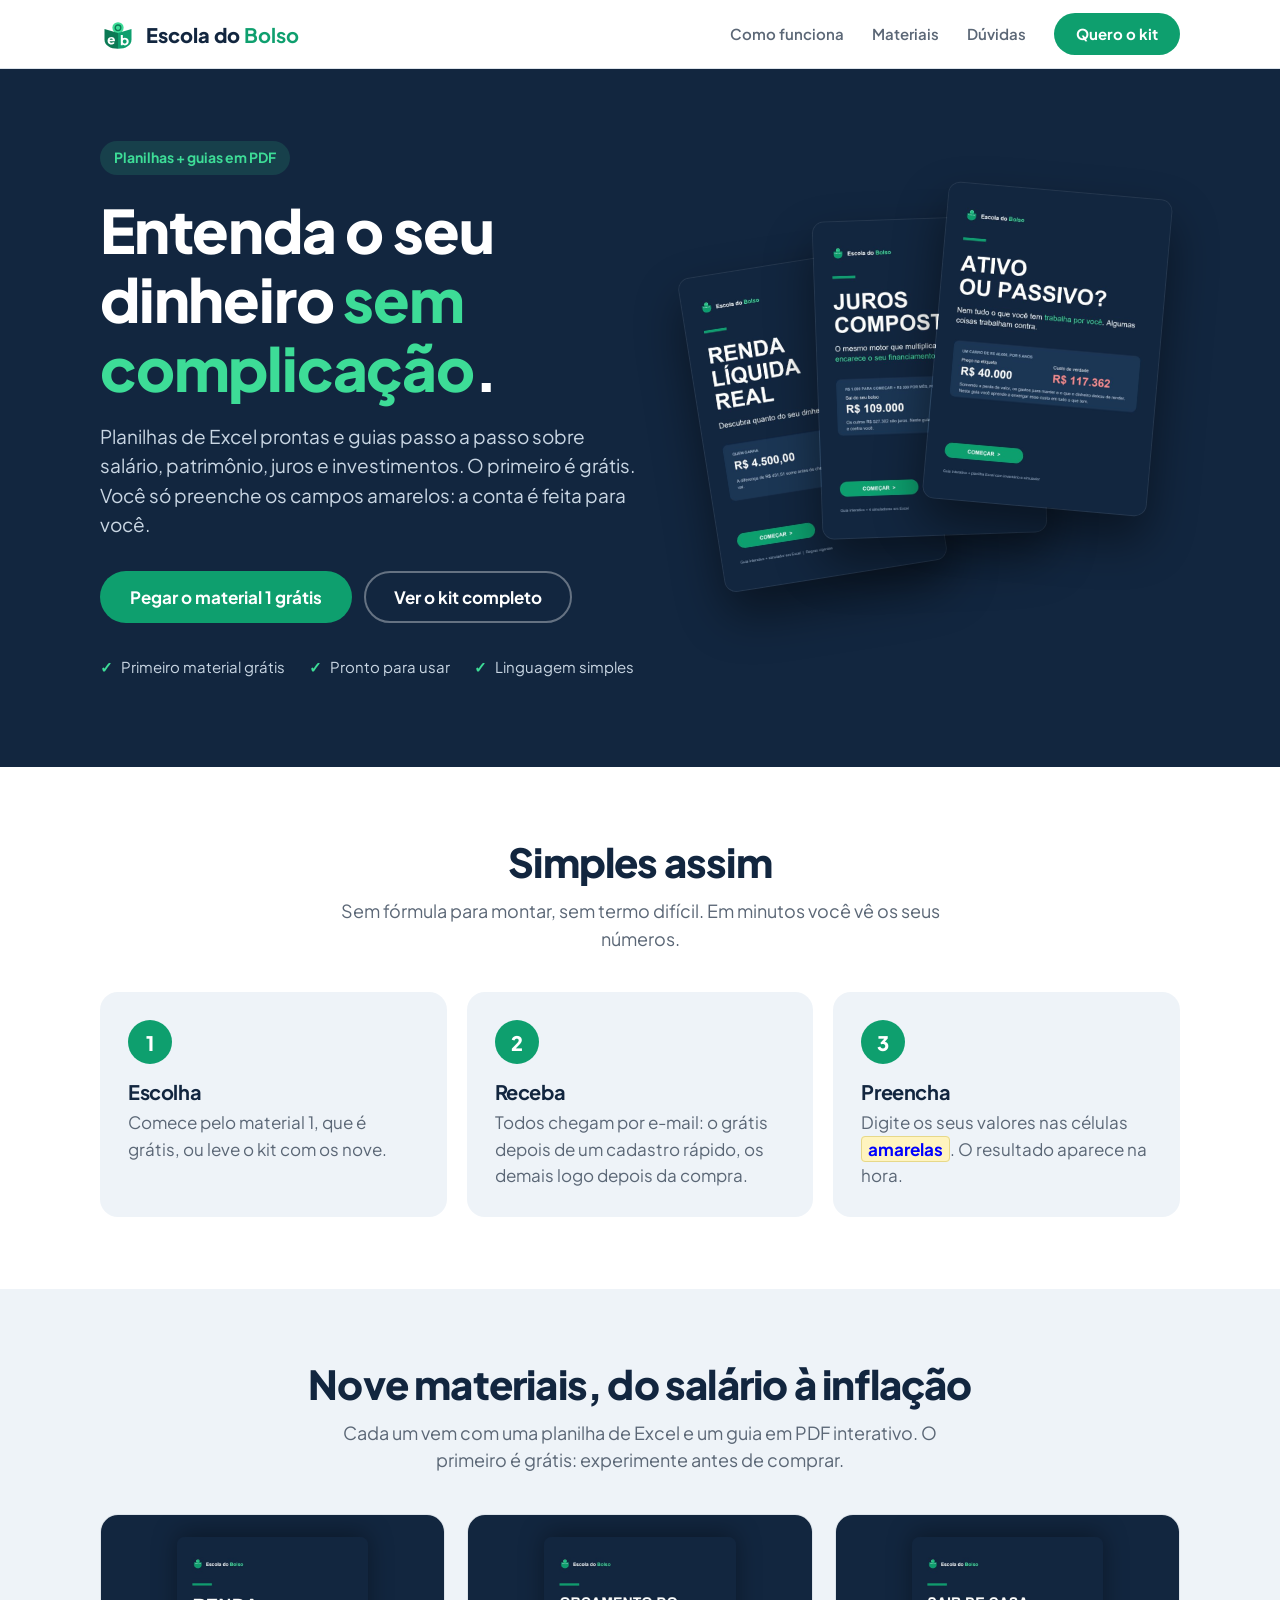
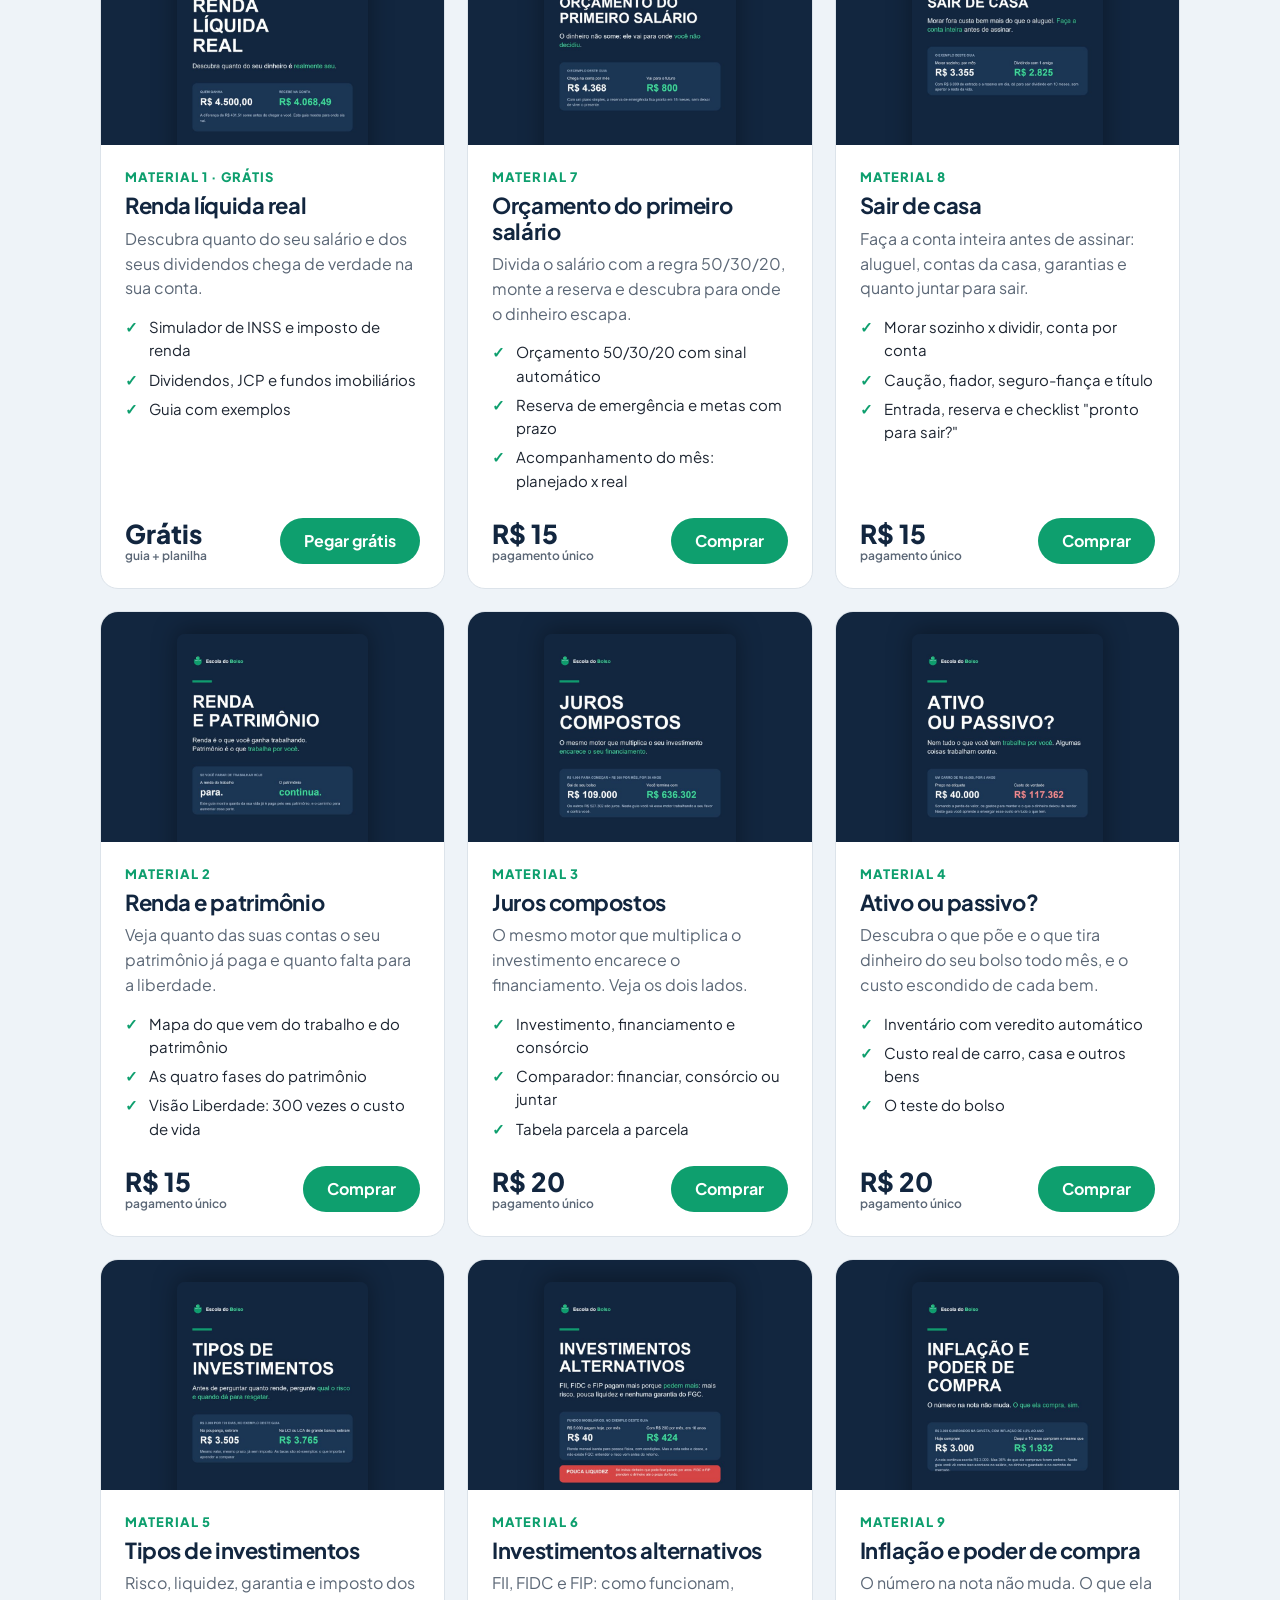
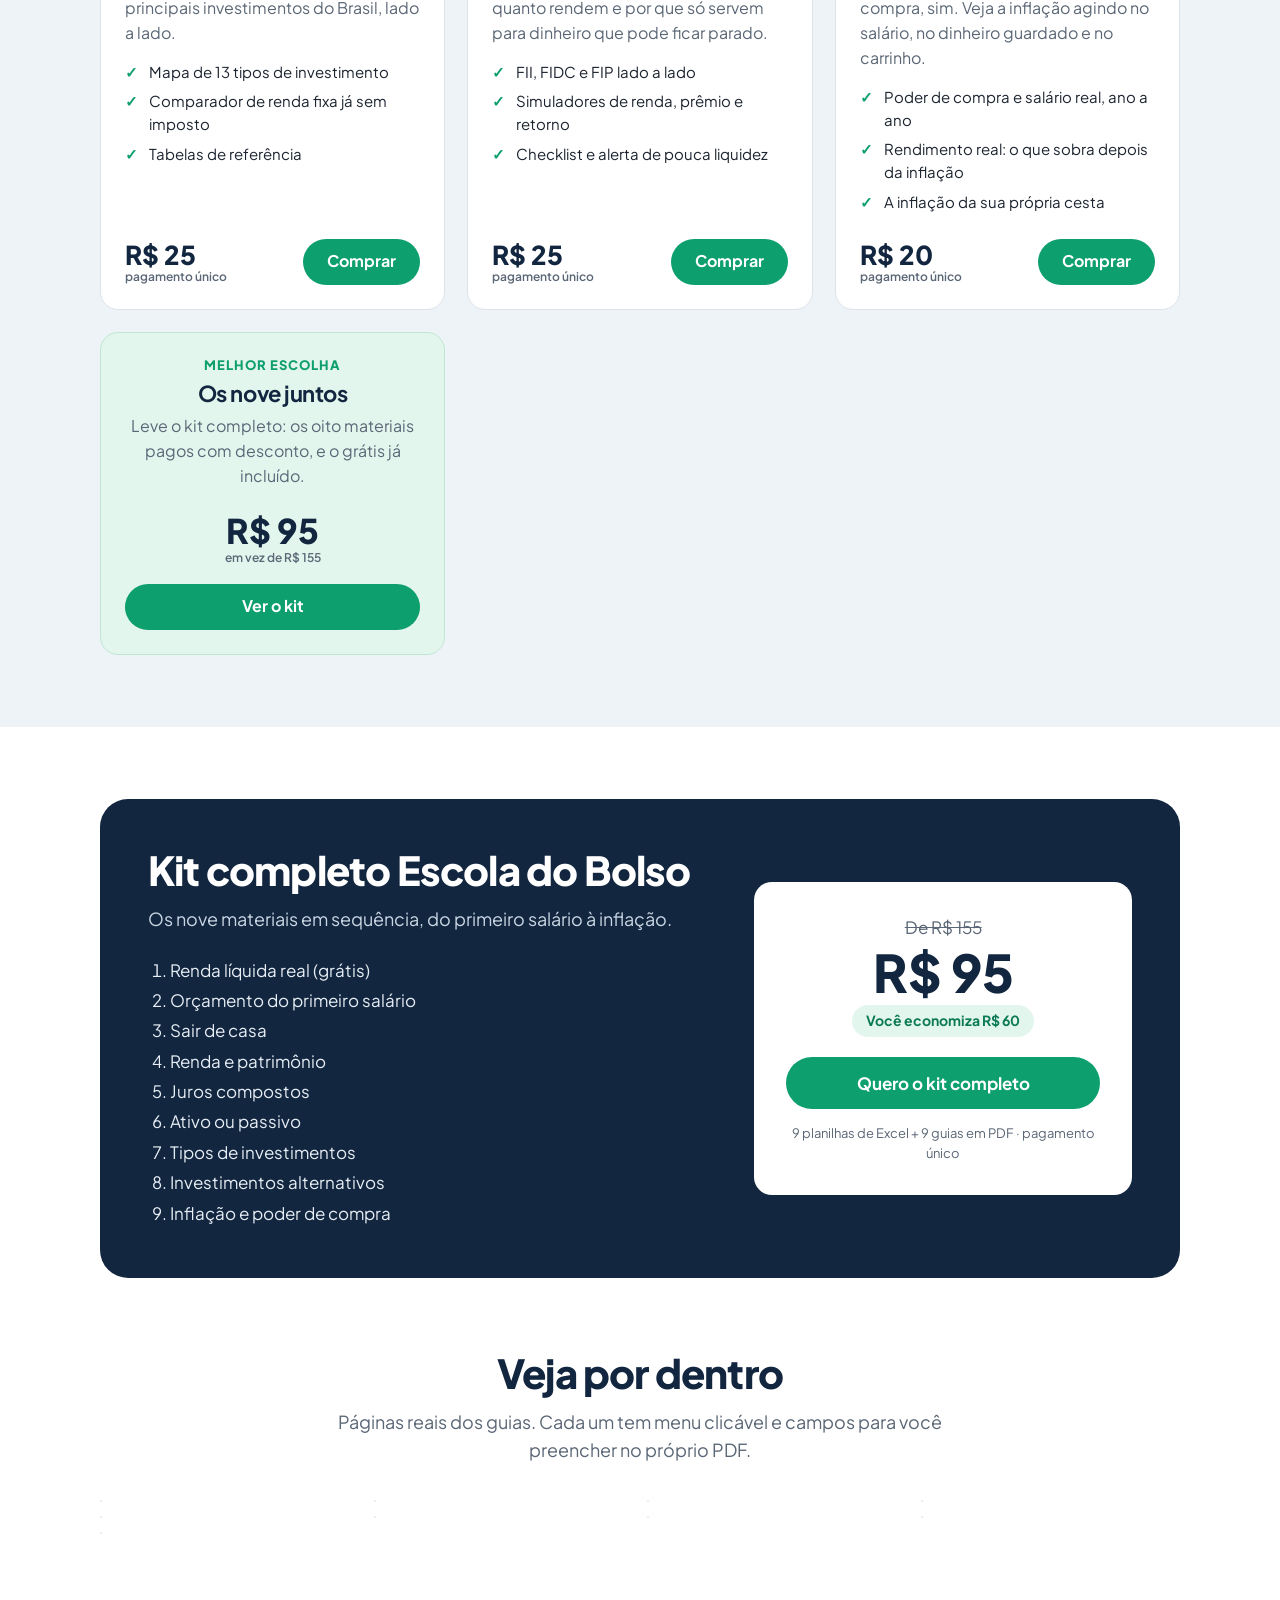
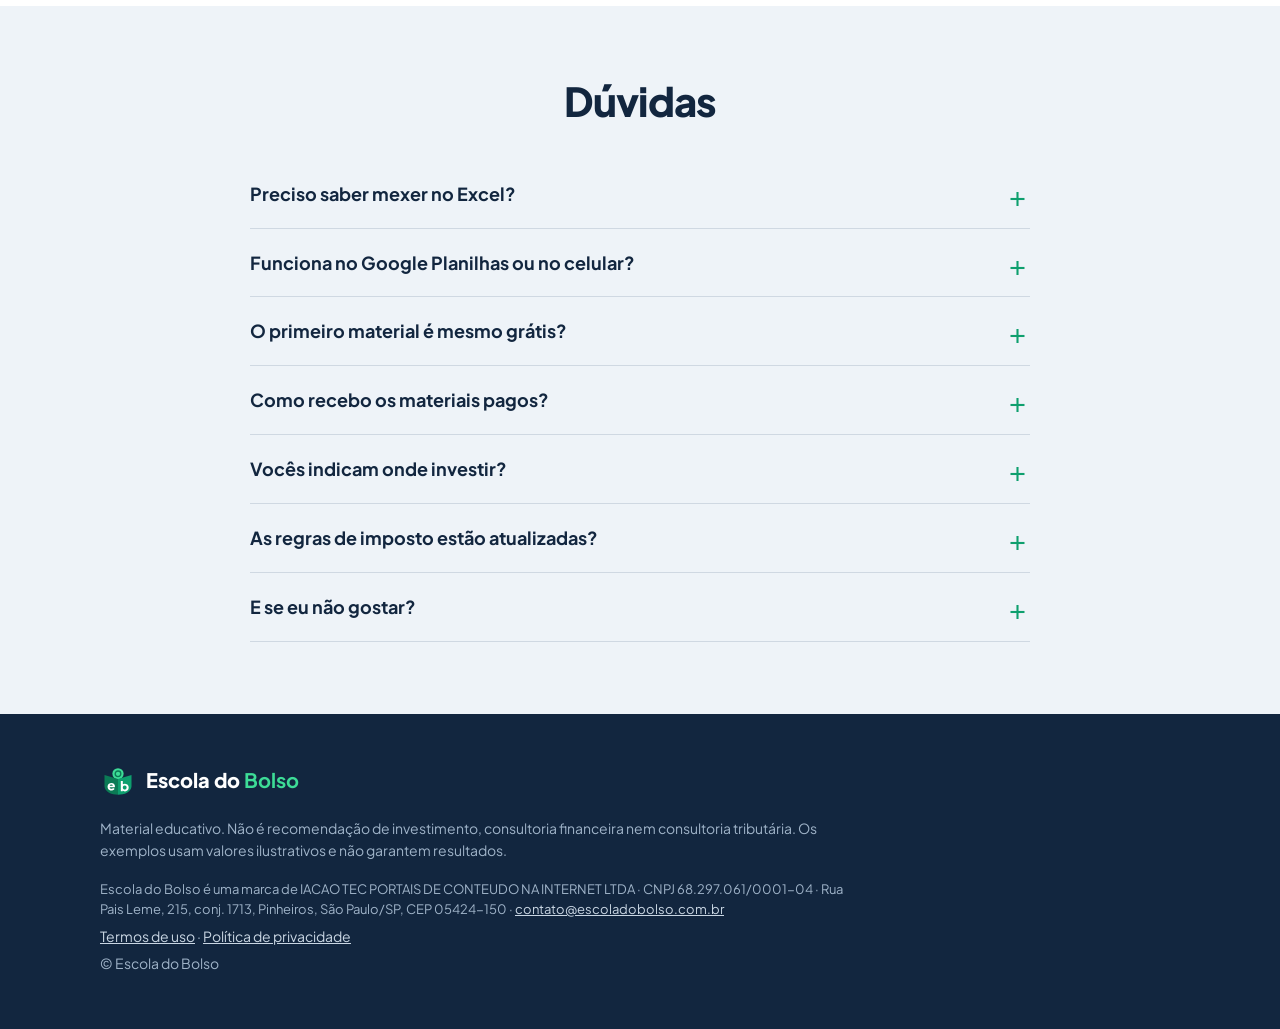
<file: index.html>
<!doctype html>
<html lang="pt-BR">
<head>
<meta charset="utf-8">
<meta name="viewport" content="width=device-width, initial-scale=1">
<meta http-equiv="Content-Security-Policy" content="default-src 'none'; script-src 'self'; style-src 'self'; font-src 'self'; img-src 'self' data:; base-uri 'self'; form-action 'self'; upgrade-insecure-requests">
<meta name="referrer" content="strict-origin-when-cross-origin">
<title>Escola do Bolso · Planilhas e guias para entender o seu dinheiro</title>
<meta name="description" content="Planilhas de Excel prontas e guias em PDF para entender salário, patrimônio, juros e investimentos. É só preencher os campos amarelos.">
<link rel="icon" href="assets/favicon.svg" type="image/svg+xml">
<link rel="canonical" href="https://escoladobolso.com.br/">
<meta property="og:type" content="website">
<meta property="og:site_name" content="Escola do Bolso">
<meta property="og:locale" content="pt_BR">
<meta property="og:url" content="https://escoladobolso.com.br/">
<meta property="og:title" content="Escola do Bolso · Educação financeira sem economês">
<meta property="og:description" content="Planilhas de Excel e guias em PDF para entender salário, orçamento, juros e investimentos. O primeiro material é grátis.">
<meta property="og:image" content="https://escoladobolso.com.br/assets/img/og.png">
<meta property="og:image:secure_url" content="https://escoladobolso.com.br/assets/img/og.png">
<meta property="og:image:type" content="image/png">
<meta property="og:image:width" content="1200">
<meta property="og:image:height" content="630">
<meta property="og:image:alt" content="Escola do Bolso: educação financeira sem economês, do primeiro salário ao primeiro investimento">
<meta name="twitter:card" content="summary_large_image">
<meta name="twitter:title" content="Escola do Bolso · Educação financeira sem economês">
<meta name="twitter:description" content="Planilhas de Excel e guias em PDF para entender salário, orçamento, juros e investimentos. O primeiro material é grátis.">
<meta name="twitter:image" content="https://escoladobolso.com.br/assets/img/og.png">
<link rel="preload" href="assets/fontes/PlusJakartaSans-latin.woff2" as="font" type="font/woff2" crossorigin>
<link rel="stylesheet" href="assets/site.css">
</head>
<body>

<header>
  <div class="wrap bar">
    <a class="logo" href="#topo" aria-label="Escola do Bolso, início"><img src="assets/icone.svg" alt=""><span>Escola do <b>Bolso</b></span></a>
    <nav aria-label="Principal">
      <a class="link" href="#como-funciona">Como funciona</a>
      <a class="link" href="#materiais">Materiais</a>
      <a class="link" href="#duvidas">Dúvidas</a>
      <a class="btn btn-green" href="#kit">Quero o kit</a>
    </nav>
  </div>
</header>

<main id="topo">
  <section class="hero">
    <div class="wrap hero-grid">
      <div>
        <span class="tag">Planilhas + guias em PDF</span>
        <h1>Entenda o seu dinheiro <em>sem complicação</em>.</h1>
        <p>Planilhas de Excel prontas e guias passo a passo sobre salário, patrimônio, juros e investimentos. O primeiro é grátis. Você só preenche os campos amarelos: a conta é feita para você.</p>
        <div class="acoes">
          <a class="btn btn-green comprar" href="https://pay.hotmart.com/LINK-DO-MATERIAL-1" data-produto="Renda Líquida Real">Pegar o material 1 grátis</a>
          <a class="btn btn-ghost" href="#kit">Ver o kit completo</a>
        </div>
        <ul class="garantias">
          <li>Primeiro material grátis</li>
          <li>Pronto para usar</li>
          <li>Linguagem simples</li>
        </ul>
      </div>
      <div class="leque" aria-hidden="true">
        <img src="assets/img/capa-1.jpg" alt="">
        <img src="assets/img/capa-3.jpg" alt="">
        <img src="assets/img/capa-4.jpg" alt="">
      </div>
    </div>
  </section>

  <section id="como-funciona">
    <div class="wrap center">
      <h2>Simples assim</h2>
      <p class="sub">Sem fórmula para montar, sem termo difícil. Em minutos você vê os seus números.</p>
      <div class="passos">
        <div class="passo"><div class="num">1</div><h3>Escolha</h3><p>Comece pelo material 1, que é grátis, ou leve o kit com os nove.</p></div>
        <div class="passo"><div class="num">2</div><h3>Receba</h3><p>Todos chegam por e-mail: o grátis depois de um cadastro rápido, os demais logo depois da compra.</p></div>
        <div class="passo"><div class="num">3</div><h3>Preencha</h3><p>Digite os seus valores nas células <span class="amarelo">amarelas</span>. O resultado aparece na hora.</p></div>
      </div>
    </div>
  </section>

  <section id="materiais" class="cinza">
    <div class="wrap">
      <div class="center">
        <h2>Nove materiais, do salário à inflação</h2>
        <p class="sub">Cada um vem com uma planilha de Excel e um guia em PDF interativo. O primeiro é grátis: experimente antes de comprar.</p>
      </div>
      <div class="grade">
        <article class="card">
          <div class="capa"><img src="assets/img/capa-1.jpg" alt="Capa do guia Renda Líquida Real" loading="lazy"></div>
          <div class="corpo">
            <span class="aula">Material 1 · grátis</span>
            <h3>Renda líquida real</h3>
            <p>Descubra quanto do seu salário e dos seus dividendos chega de verdade na sua conta.</p>
            <ul><li>Simulador de INSS e imposto de renda</li><li>Dividendos, JCP e fundos imobiliários</li><li>Guia com exemplos</li></ul>
            <div class="preco-linha"><span class="preco">Grátis<small>guia + planilha</small></span><a class="btn btn-green comprar" href="https://pay.hotmart.com/LINK-DO-MATERIAL-1" data-produto="Renda Líquida Real">Pegar grátis</a></div>
          </div>
        </article>
        <article class="card">
          <div class="capa"><img src="assets/img/capa-7.jpg" alt="Capa do guia Orçamento do Primeiro Salário" loading="lazy"></div>
          <div class="corpo">
            <span class="aula">Material 7</span>
            <h3>Orçamento do primeiro salário</h3>
            <p>Divida o salário com a regra 50/30/20, monte a reserva e descubra para onde o dinheiro escapa.</p>
            <ul><li>Orçamento 50/30/20 com sinal automático</li><li>Reserva de emergência e metas com prazo</li><li>Acompanhamento do mês: planejado x real</li></ul>
            <div class="preco-linha"><span class="preco">R$ 15<small>pagamento único</small></span><a class="btn btn-green comprar" href="https://pay.hotmart.com/L108499498V" data-produto="Orçamento do primeiro salário">Comprar</a></div>
          </div>
        </article>
        <article class="card">
          <div class="capa"><img src="assets/img/capa-8.jpg" alt="Capa do guia Sair de Casa" loading="lazy"></div>
          <div class="corpo">
            <span class="aula">Material 8</span>
            <h3>Sair de casa</h3>
            <p>Faça a conta inteira antes de assinar: aluguel, contas da casa, garantias e quanto juntar para sair.</p>
            <ul><li>Morar sozinho x dividir, conta por conta</li><li>Caução, fiador, seguro-fiança e título</li><li>Entrada, reserva e checklist "pronto para sair?"</li></ul>
            <div class="preco-linha"><span class="preco">R$ 15<small>pagamento único</small></span><a class="btn btn-green comprar" href="https://pay.hotmart.com/X108499524Y" data-produto="Sair de casa">Comprar</a></div>
          </div>
        </article>
        <article class="card">
          <div class="capa"><img src="assets/img/capa-2.jpg" alt="Capa do guia Renda e Patrimônio" loading="lazy"></div>
          <div class="corpo">
            <span class="aula">Material 2</span>
            <h3>Renda e patrimônio</h3>
            <p>Veja quanto das suas contas o seu patrimônio já paga e quanto falta para a liberdade.</p>
            <ul><li>Mapa do que vem do trabalho e do patrimônio</li><li>As quatro fases do patrimônio</li><li>Visão Liberdade: 300 vezes o custo de vida</li></ul>
            <div class="preco-linha"><span class="preco">R$ 15<small>pagamento único</small></span><a class="btn btn-green comprar" href="https://pay.hotmart.com/P108499537H" data-produto="Renda e patrimônio">Comprar</a></div>
          </div>
        </article>
        <article class="card">
          <div class="capa"><img src="assets/img/capa-3.jpg" alt="Capa do guia Juros Compostos" loading="lazy"></div>
          <div class="corpo">
            <span class="aula">Material 3</span>
            <h3>Juros compostos</h3>
            <p>O mesmo motor que multiplica o investimento encarece o financiamento. Veja os dois lados.</p>
            <ul><li>Investimento, financiamento e consórcio</li><li>Comparador: financiar, consórcio ou juntar</li><li>Tabela parcela a parcela</li></ul>
            <div class="preco-linha"><span class="preco">R$ 20<small>pagamento único</small></span><a class="btn btn-green comprar" href="https://pay.hotmart.com/E108499553W" data-produto="Juros compostos">Comprar</a></div>
          </div>
        </article>
        <article class="card">
          <div class="capa"><img src="assets/img/capa-4.jpg" alt="Capa do guia Ativo ou Passivo" loading="lazy"></div>
          <div class="corpo">
            <span class="aula">Material 4</span>
            <h3>Ativo ou passivo?</h3>
            <p>Descubra o que põe e o que tira dinheiro do seu bolso todo mês, e o custo escondido de cada bem.</p>
            <ul><li>Inventário com veredito automático</li><li>Custo real de carro, casa e outros bens</li><li>O teste do bolso</li></ul>
            <div class="preco-linha"><span class="preco">R$ 20<small>pagamento único</small></span><a class="btn btn-green comprar" href="https://pay.hotmart.com/E108499574G" data-produto="Ativo ou passivo">Comprar</a></div>
          </div>
        </article>
        <article class="card">
          <div class="capa"><img src="assets/img/capa-5.jpg" alt="Capa do guia Tipos de Investimentos" loading="lazy"></div>
          <div class="corpo">
            <span class="aula">Material 5</span>
            <h3>Tipos de investimentos</h3>
            <p>Risco, liquidez, garantia e imposto dos principais investimentos do Brasil, lado a lado.</p>
            <ul><li>Mapa de 13 tipos de investimento</li><li>Comparador de renda fixa já sem imposto</li><li>Tabelas de referência</li></ul>
            <div class="preco-linha"><span class="preco">R$ 25<small>pagamento único</small></span><a class="btn btn-green comprar" href="https://pay.hotmart.com/S108499596T" data-produto="Tipos de investimentos">Comprar</a></div>
          </div>
        </article>
        <article class="card">
          <div class="capa"><img src="assets/img/capa-6.jpg" alt="Capa do guia Investimentos Alternativos" loading="lazy"></div>
          <div class="corpo">
            <span class="aula">Material 6</span>
            <h3>Investimentos alternativos</h3>
            <p>FII, FIDC e FIP: como funcionam, quanto rendem e por que só servem para dinheiro que pode ficar parado.</p>
            <ul><li>FII, FIDC e FIP lado a lado</li><li>Simuladores de renda, prêmio e retorno</li><li>Checklist e alerta de pouca liquidez</li></ul>
            <div class="preco-linha"><span class="preco">R$ 25<small>pagamento único</small></span><a class="btn btn-green comprar" href="https://pay.hotmart.com/M108499630N" data-produto="Investimentos alternativos">Comprar</a></div>
          </div>
        </article>
        <article class="card">
          <div class="capa"><img src="assets/img/capa-9.jpg" alt="Capa do guia Inflação e Poder de Compra" loading="lazy"></div>
          <div class="corpo">
            <span class="aula">Material 9</span>
            <h3>Inflação e poder de compra</h3>
            <p>O número na nota não muda. O que ela compra, sim. Veja a inflação agindo no salário, no dinheiro guardado e no carrinho.</p>
            <ul><li>Poder de compra e salário real, ano a ano</li><li>Rendimento real: o que sobra depois da inflação</li><li>A inflação da sua própria cesta</li></ul>
            <div class="preco-linha"><span class="preco">R$ 20<small>pagamento único</small></span><a class="btn btn-green comprar" href="https://pay.hotmart.com/V108499640K" data-produto="Inflação e poder de compra">Comprar</a></div>
          </div>
        </article>
        <article class="card card-kit">
          <div class="corpo">
            <span class="aula">Melhor escolha</span>
            <h3>Os nove juntos</h3>
            <p>Leve o kit completo: os oito materiais pagos com desconto, e o grátis já incluído.</p>
            <div class="preco">R$ 95<small>em vez de R$ 155</small></div>
            <a class="btn btn-green btn-full" href="#kit">Ver o kit</a>
          </div>
        </article>
      </div>
    </div>
  </section>

  <section id="kit">
    <div class="wrap">
      <div class="kit">
        <div>
          <h2>Kit completo Escola do Bolso</h2>
          <p class="sub">Os nove materiais em sequência, do primeiro salário à inflação.</p>
          <ol>
            <li>Renda líquida real (grátis)</li>
            <li>Orçamento do primeiro salário</li>
            <li>Sair de casa</li>
            <li>Renda e patrimônio</li>
            <li>Juros compostos</li>
            <li>Ativo ou passivo</li>
            <li>Tipos de investimentos</li>
            <li>Investimentos alternativos</li>
            <li>Inflação e poder de compra</li>
          </ol>
        </div>
        <div class="oferta">
          <div class="de">De R$ 155</div>
          <div class="por">R$ 95</div>
          <div class="economia">Você economiza R$ 60</div>
          <a class="btn btn-green btn-full comprar" href="https://pay.hotmart.com/Q108499142O" data-produto="O kit completo">Quero o kit completo</a>
          <p class="miudo">9 planilhas de Excel + 9 guias em PDF · pagamento único</p>
        </div>
      </div>
    </div>
  </section>

  <section class="sem-topo">
    <div class="wrap center">
      <h2>Veja por dentro</h2>
      <p class="sub">Páginas reais dos guias. Cada um tem menu clicável e campos para você preencher no próprio PDF.</p>
      <div class="dentro">
        <img src="assets/img/pagina-1.jpg" alt="Página do guia Renda Líquida Real" loading="lazy">
        <img src="assets/img/pagina-7.jpg" alt="Página do guia Orçamento do Primeiro Salário" loading="lazy">
        <img src="assets/img/pagina-8.jpg" alt="Página do guia Sair de Casa" loading="lazy">
        <img src="assets/img/pagina-2.jpg" alt="Página do guia Renda e Patrimônio" loading="lazy">
        <img src="assets/img/pagina-3.jpg" alt="Página do guia Juros Compostos" loading="lazy">
        <img src="assets/img/pagina-4.jpg" alt="Página do guia Ativo ou Passivo" loading="lazy">
        <img src="assets/img/pagina-5.jpg" alt="Página do guia Tipos de Investimentos" loading="lazy">
        <img src="assets/img/pagina-6.jpg" alt="Página do guia Investimentos Alternativos" loading="lazy">
        <img src="assets/img/pagina-9.jpg" alt="Página do guia Inflação e Poder de Compra" loading="lazy">
      </div>
    </div>
  </section>

  <section id="duvidas" class="cinza">
    <div class="wrap">
      <h2 class="center">Dúvidas</h2>
      <div class="faq">
        <details><summary>Preciso saber mexer no Excel?</summary><p>Não. Você só digita nas células amarelas; todo o resto é calculado sozinho. Cada planilha abre numa aba "Comece aqui" que explica o uso em três passos.</p></details>
        <details><summary>Funciona no Google Planilhas ou no celular?</summary><p>As planilhas foram feitas e testadas no Microsoft Excel. Elas abrem em outros programas, mas gráficos e formatação podem mudar. Os guias em PDF abrem em qualquer leitor; os campos para preencher funcionam melhor no Adobe Reader.</p></details>
        <details><summary>O primeiro material é mesmo grátis?</summary><p>Sim. O material 1, Renda Líquida Real, sai de graça: guia em PDF e planilha de Excel completos. Você informa nome e e-mail na mesma plataforma dos materiais pagos, e o link para baixar chega na sua caixa de entrada. <a href="https://pay.hotmart.com/LINK-DO-MATERIAL-1">Pegue aqui</a>.</p></details>
        <details><summary>Como recebo os materiais pagos?</summary><p>Logo depois da confirmação do pagamento, você recebe por e-mail o acesso para baixar a planilha e o guia.</p></details>
        <details><summary>Vocês indicam onde investir?</summary><p>Não. Os materiais são educativos: ensinam a entender e a comparar, com exemplos. Não recomendamos produtos, ativos nem instituições.</p></details>
        <details><summary>As regras de imposto estão atualizadas?</summary><p>As regras usadas estão descritas em cada planilha, e você pode atualizá-las quando a lei mudar. Leis mudam: antes de decidir, confirme as regras atuais.</p></details>
        <details><summary>E se eu não gostar?</summary><p>Você tem 7 dias para pedir o dinheiro de volta, como garante o Código de Defesa do Consumidor para compras pela internet.</p></details>
      </div>
    </div>
  </section>
</main>

<footer>
  <div class="wrap">
    <a class="logo" href="#topo"><img src="assets/icone.svg" alt=""><span>Escola do <b>Bolso</b></span></a>
    <p>Material educativo. Não é recomendação de investimento, consultoria financeira nem consultoria tributária. Os exemplos usam valores ilustrativos e não garantem resultados.</p>
    <p class="empresa">Escola do Bolso é uma marca de IACAO TEC PORTAIS DE CONTEUDO NA INTERNET LTDA · CNPJ 68.297.061/0001-04 ·
      Rua Pais Leme, 215, conj. 1713, Pinheiros, São Paulo/SP, CEP 05424-150 ·
      <a href="mailto:contato@escoladobolso.com.br">contato@escoladobolso.com.br</a></p>
    <p class="legal"><a href="termos.html">Termos de uso</a> · <a href="privacidade.html">Política de privacidade</a></p>
    <p>© Escola do Bolso</p>
  </div>
</footer>

<dialog id="breve" aria-labelledby="breve-titulo">
  <h3 id="breve-titulo">As vendas abrem em breve</h3>
  <p><span id="breve-produto">Este material</span> estará disponível para compra nos próximos dias.</p>
  <form method="dialog"><button class="btn btn-green btn-full">Entendi</button></form>
</dialog>

<script src="assets/site.js" defer></script>
</body>
</html>
</file>
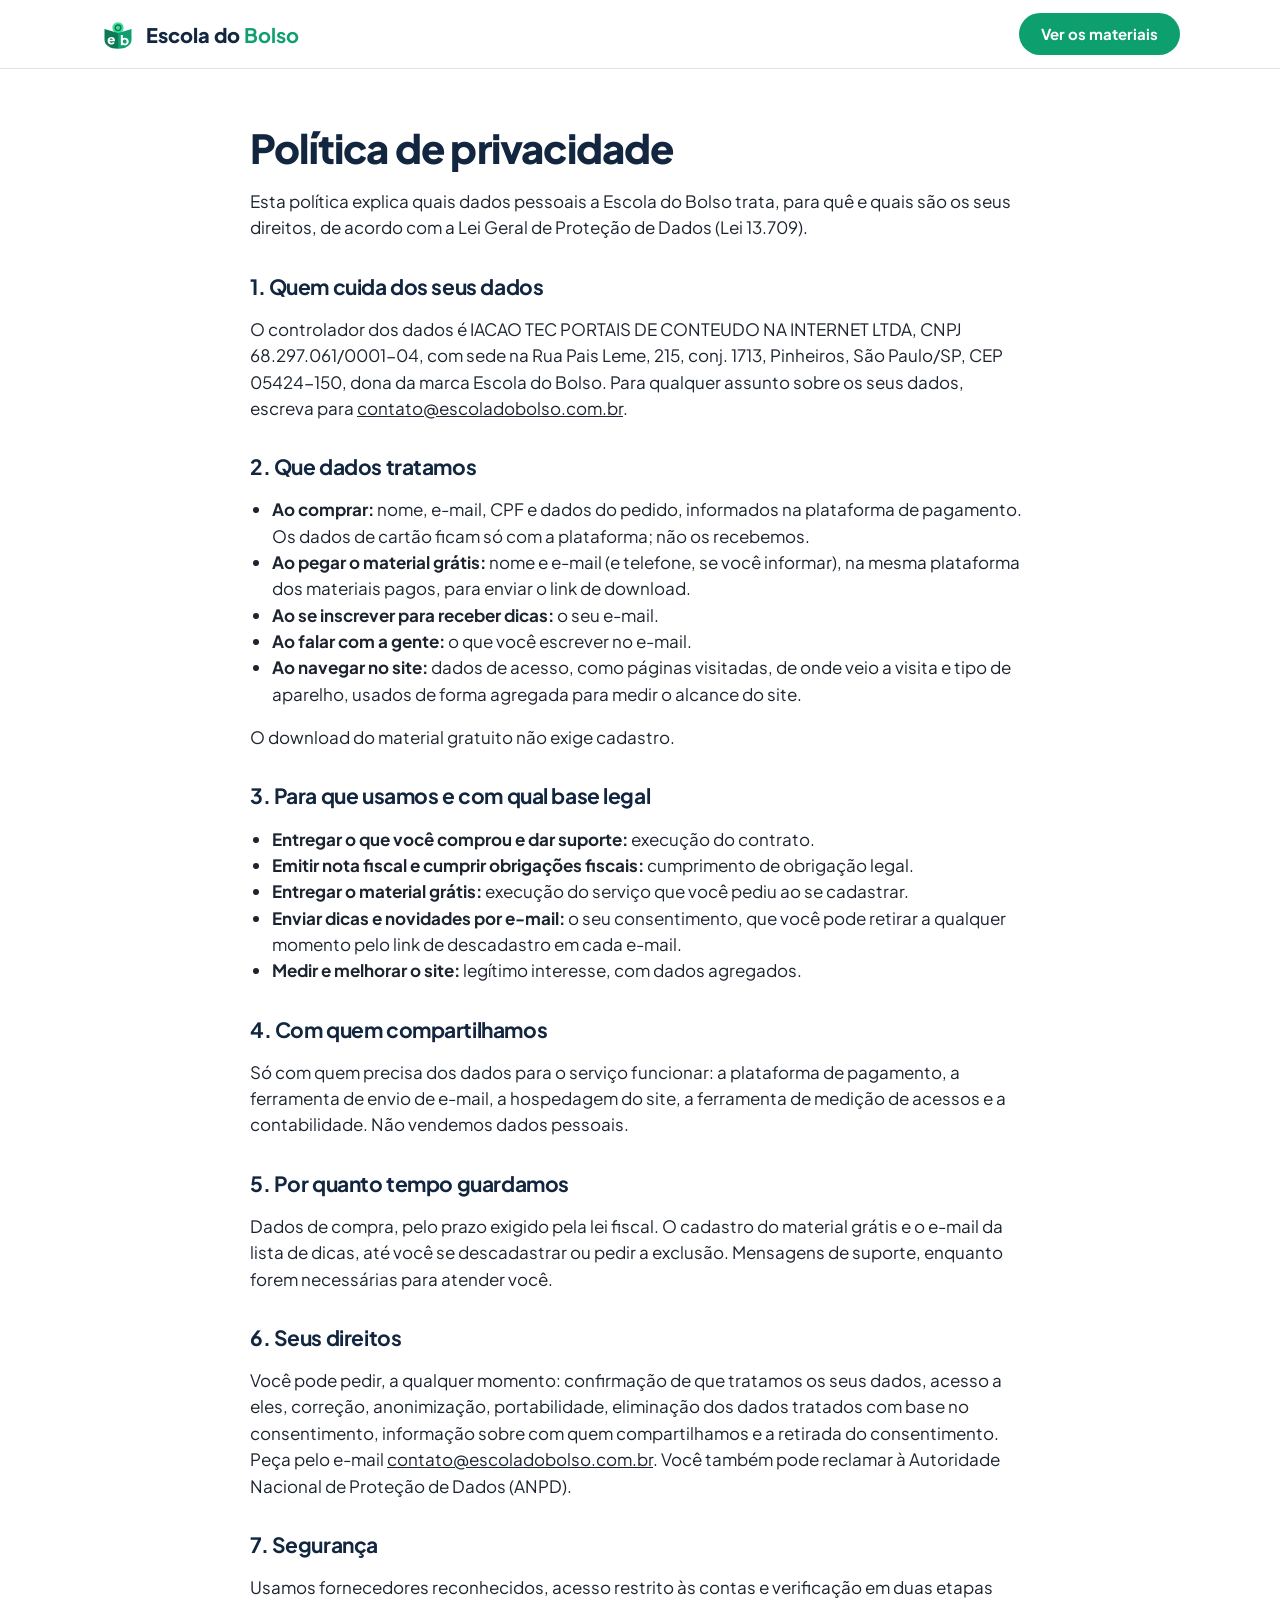
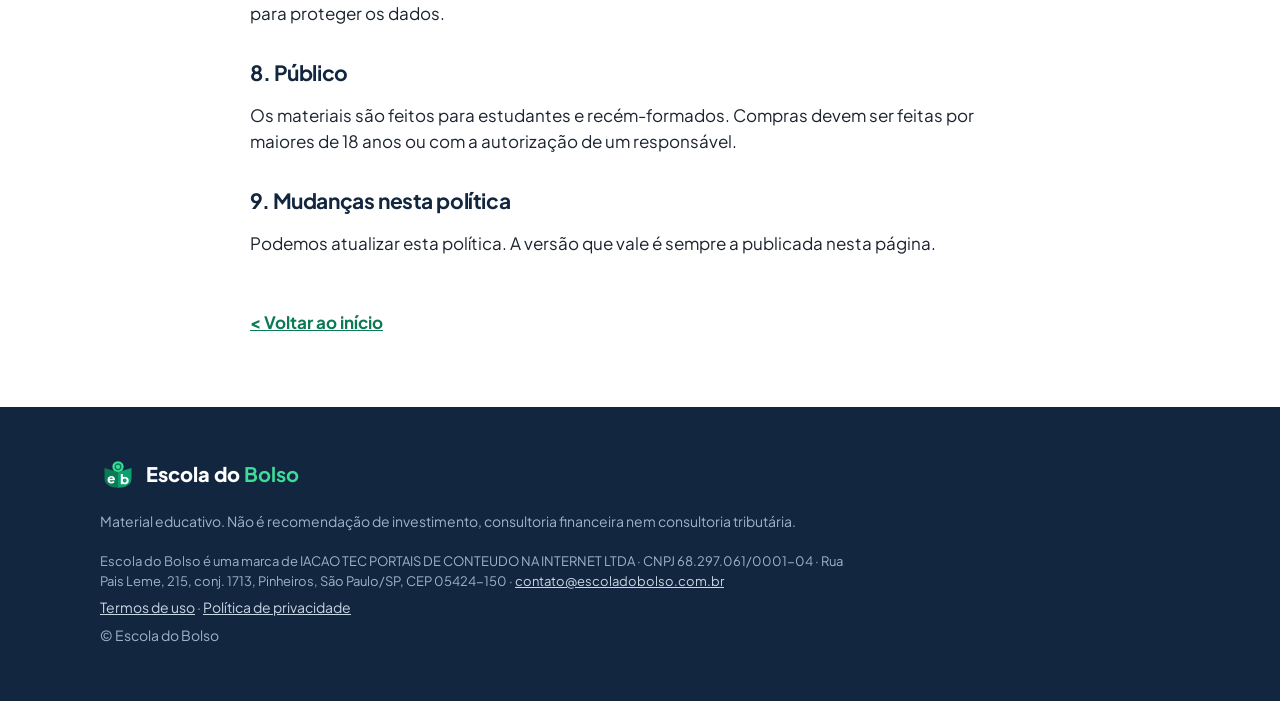
<file: privacidade.html>
<!doctype html>
<html lang="pt-BR">
<head>
<meta charset="utf-8">
<meta name="viewport" content="width=device-width, initial-scale=1">
<meta http-equiv="Content-Security-Policy" content="default-src 'none'; script-src 'self'; style-src 'self'; font-src 'self'; img-src 'self' data:; base-uri 'self'; form-action 'self'; upgrade-insecure-requests">
<meta name="referrer" content="strict-origin-when-cross-origin">
<title>Política de privacidade · Escola do Bolso</title>
<meta property="og:type" content="website">
<meta property="og:site_name" content="Escola do Bolso">
<meta property="og:url" content="https://escoladobolso.com.br/privacidade.html">
<meta property="og:title" content="Política de privacidade · Escola do Bolso">
<meta property="og:image" content="https://escoladobolso.com.br/assets/img/og.png">
<meta property="og:image:width" content="1200">
<meta property="og:image:height" content="630">
<meta name="twitter:card" content="summary_large_image">
<meta name="robots" content="noindex">
<link rel="icon" href="assets/favicon.svg" type="image/svg+xml">
<link rel="preload" href="assets/fontes/PlusJakartaSans-latin.woff2" as="font" type="font/woff2" crossorigin>
<link rel="stylesheet" href="assets/site.css">
</head>
<body>

<header>
  <div class="wrap bar">
    <a class="logo" href="index.html" aria-label="Escola do Bolso, início"><img src="assets/icone.svg" alt=""><span>Escola do <b>Bolso</b></span></a>
    <nav aria-label="Principal">
      <a class="btn btn-green" href="index.html#kit">Ver os materiais</a>
    </nav>
  </div>
</header>

<main class="wrap doc">
  <h1>Política de privacidade</h1>
  <p>Esta política explica quais dados pessoais a Escola do Bolso trata, para quê e quais são os seus direitos,
  de acordo com a Lei Geral de Proteção de Dados (Lei 13.709).</p>

  <h2>1. Quem cuida dos seus dados</h2>
  <p>O controlador dos dados é IACAO TEC PORTAIS DE CONTEUDO NA INTERNET LTDA, CNPJ 68.297.061/0001-04, com sede na Rua Pais Leme, 215, conj. 1713, Pinheiros, São Paulo/SP, CEP 05424-150, dona da marca Escola do Bolso.
  Para qualquer assunto sobre os seus dados, escreva para <a href="mailto:contato@escoladobolso.com.br">contato@escoladobolso.com.br</a>.</p>

  <h2>2. Que dados tratamos</h2>
  <ul>
    <li><b>Ao comprar:</b> nome, e-mail, CPF e dados do pedido, informados na plataforma de pagamento. Os dados de
    cartão ficam só com a plataforma; não os recebemos.</li>
    <li><b>Ao pegar o material grátis:</b> nome e e-mail (e telefone, se você informar), na mesma plataforma
    dos materiais pagos, para enviar o link de download.</li>
    <li><b>Ao se inscrever para receber dicas:</b> o seu e-mail.</li>
    <li><b>Ao falar com a gente:</b> o que você escrever no e-mail.</li>
    <li><b>Ao navegar no site:</b> dados de acesso, como páginas visitadas, de onde veio a visita e tipo de
    aparelho, usados de forma agregada para medir o alcance do site.</li>
  </ul>
  <p>O download do material gratuito não exige cadastro.</p>

  <h2>3. Para que usamos e com qual base legal</h2>
  <ul>
    <li><b>Entregar o que você comprou e dar suporte:</b> execução do contrato.</li>
    <li><b>Emitir nota fiscal e cumprir obrigações fiscais:</b> cumprimento de obrigação legal.</li>
    <li><b>Entregar o material grátis:</b> execução do serviço que você pediu ao se cadastrar.</li>
    <li><b>Enviar dicas e novidades por e-mail:</b> o seu consentimento, que você pode retirar a qualquer
    momento pelo link de descadastro em cada e-mail.</li>
    <li><b>Medir e melhorar o site:</b> legítimo interesse, com dados agregados.</li>
  </ul>

  <h2>4. Com quem compartilhamos</h2>
  <p>Só com quem precisa dos dados para o serviço funcionar: a plataforma de pagamento, a ferramenta de envio
  de e-mail, a hospedagem do site, a ferramenta de medição de acessos e a contabilidade. Não vendemos dados
  pessoais.</p>

  <h2>5. Por quanto tempo guardamos</h2>
  <p>Dados de compra, pelo prazo exigido pela lei fiscal. O cadastro do material grátis e o e-mail da lista de
  dicas, até você se descadastrar ou pedir a exclusão.
  Mensagens de suporte, enquanto forem necessárias para atender você.</p>

  <h2>6. Seus direitos</h2>
  <p>Você pode pedir, a qualquer momento: confirmação de que tratamos os seus dados, acesso a eles, correção,
  anonimização, portabilidade, eliminação dos dados tratados com base no consentimento, informação sobre com
  quem compartilhamos e a retirada do consentimento. Peça pelo e-mail <a href="mailto:contato@escoladobolso.com.br">contato@escoladobolso.com.br</a>.
  Você também pode reclamar à Autoridade Nacional de Proteção de Dados (ANPD).</p>

  <h2>7. Segurança</h2>
  <p>Usamos fornecedores reconhecidos, acesso restrito às contas e verificação em duas etapas para proteger os
  dados.</p>

  <h2>8. Público</h2>
  <p>Os materiais são feitos para estudantes e recém-formados. Compras devem ser feitas por maiores de 18 anos ou
  com a autorização de um responsável.</p>

  <h2>9. Mudanças nesta política</h2>
  <p>Podemos atualizar esta política. A versão que vale é sempre a publicada nesta página.</p>

  <a class="voltar" href="index.html">&lt; Voltar ao início</a>
</main>

<footer>
  <div class="wrap">
    <a class="logo" href="index.html"><img src="assets/icone.svg" alt=""><span>Escola do <b>Bolso</b></span></a>
    <p>Material educativo. Não é recomendação de investimento, consultoria financeira nem consultoria tributária.</p>
    <p class="empresa">Escola do Bolso é uma marca de IACAO TEC PORTAIS DE CONTEUDO NA INTERNET LTDA · CNPJ 68.297.061/0001-04 · Rua Pais Leme, 215, conj. 1713, Pinheiros, São Paulo/SP, CEP 05424-150 ·
      <a href="mailto:contato@escoladobolso.com.br">contato@escoladobolso.com.br</a></p>
    <p class="legal"><a href="termos.html">Termos de uso</a> · <a href="privacidade.html">Política de privacidade</a></p>
    <p>© Escola do Bolso</p>
  </div>
</footer>
</body>
</html>
</file>
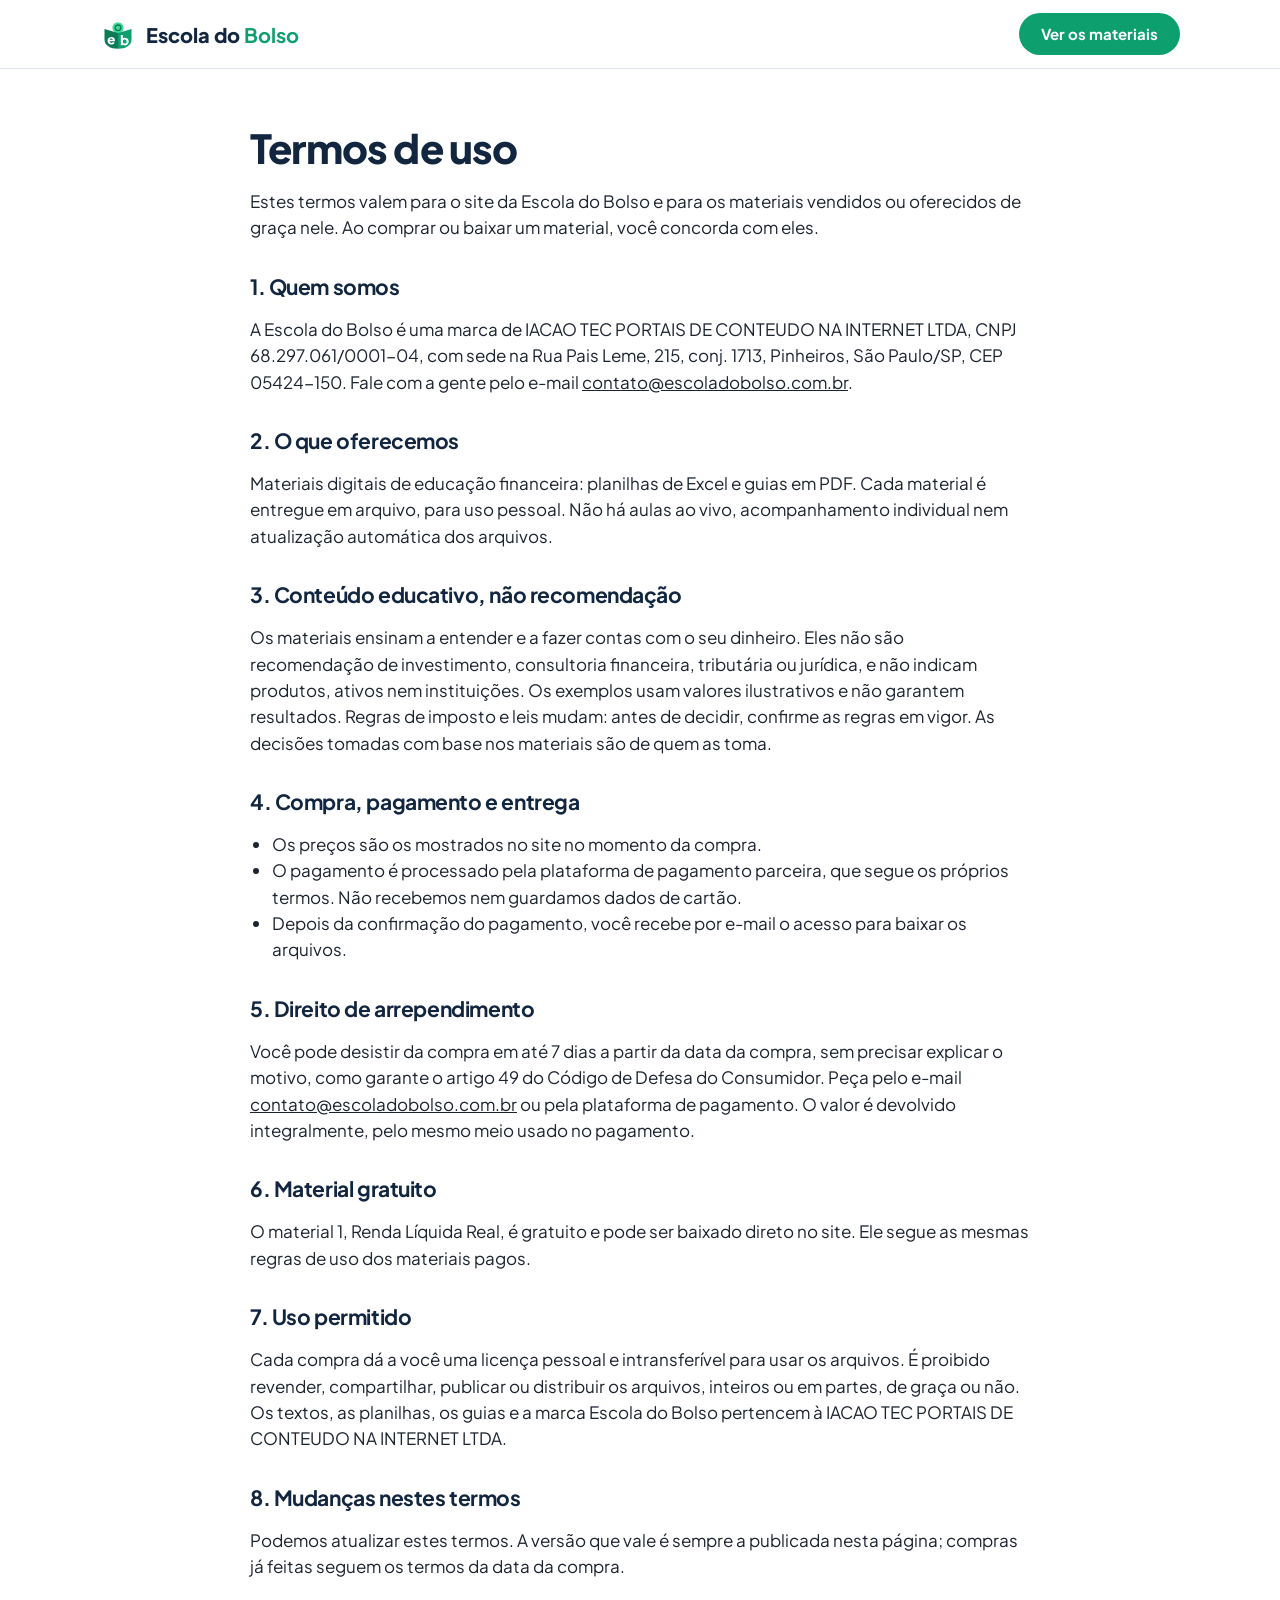
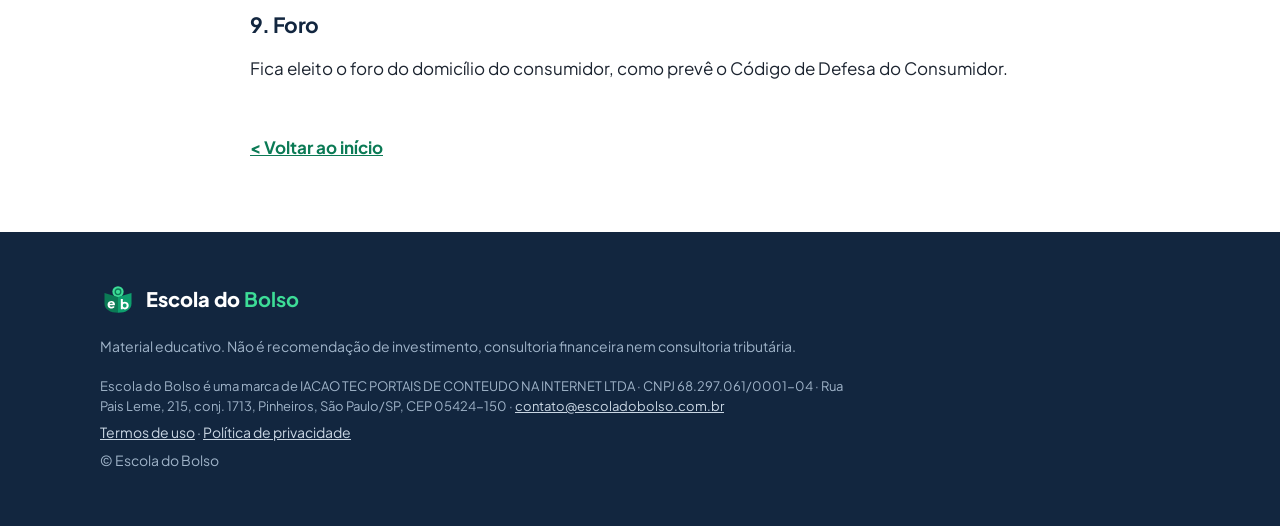
<file: termos.html>
<!doctype html>
<html lang="pt-BR">
<head>
<meta charset="utf-8">
<meta name="viewport" content="width=device-width, initial-scale=1">
<meta http-equiv="Content-Security-Policy" content="default-src 'none'; script-src 'self'; style-src 'self'; font-src 'self'; img-src 'self' data:; base-uri 'self'; form-action 'self'; upgrade-insecure-requests">
<meta name="referrer" content="strict-origin-when-cross-origin">
<title>Termos de uso · Escola do Bolso</title>
<meta property="og:type" content="website">
<meta property="og:site_name" content="Escola do Bolso">
<meta property="og:url" content="https://escoladobolso.com.br/termos.html">
<meta property="og:title" content="Termos de uso · Escola do Bolso">
<meta property="og:image" content="https://escoladobolso.com.br/assets/img/og.png">
<meta property="og:image:width" content="1200">
<meta property="og:image:height" content="630">
<meta name="twitter:card" content="summary_large_image">
<meta name="robots" content="noindex">
<link rel="icon" href="assets/favicon.svg" type="image/svg+xml">
<link rel="preload" href="assets/fontes/PlusJakartaSans-latin.woff2" as="font" type="font/woff2" crossorigin>
<link rel="stylesheet" href="assets/site.css">
</head>
<body>

<header>
  <div class="wrap bar">
    <a class="logo" href="index.html" aria-label="Escola do Bolso, início"><img src="assets/icone.svg" alt=""><span>Escola do <b>Bolso</b></span></a>
    <nav aria-label="Principal">
      <a class="btn btn-green" href="index.html#kit">Ver os materiais</a>
    </nav>
  </div>
</header>

<main class="wrap doc">
  <h1>Termos de uso</h1>
  <p>Estes termos valem para o site da Escola do Bolso e para os materiais vendidos ou oferecidos de graça nele.
  Ao comprar ou baixar um material, você concorda com eles.</p>

  <h2>1. Quem somos</h2>
  <p>A Escola do Bolso é uma marca de IACAO TEC PORTAIS DE CONTEUDO NA INTERNET LTDA, CNPJ 68.297.061/0001-04, com sede na Rua Pais Leme, 215, conj. 1713, Pinheiros, São Paulo/SP, CEP 05424-150. Fale com a gente pelo
  e-mail <a href="mailto:contato@escoladobolso.com.br">contato@escoladobolso.com.br</a>.</p>

  <h2>2. O que oferecemos</h2>
  <p>Materiais digitais de educação financeira: planilhas de Excel e guias em PDF. Cada material é entregue em
  arquivo, para uso pessoal. Não há aulas ao vivo, acompanhamento individual nem atualização automática dos
  arquivos.</p>

  <h2>3. Conteúdo educativo, não recomendação</h2>
  <p>Os materiais ensinam a entender e a fazer contas com o seu dinheiro. Eles não são recomendação de
  investimento, consultoria financeira, tributária ou jurídica, e não indicam produtos, ativos nem
  instituições. Os exemplos usam valores ilustrativos e não garantem resultados. Regras de imposto e leis mudam:
  antes de decidir, confirme as regras em vigor. As decisões tomadas com base nos materiais são de quem as toma.</p>

  <h2>4. Compra, pagamento e entrega</h2>
  <ul>
    <li>Os preços são os mostrados no site no momento da compra.</li>
    <li>O pagamento é processado pela plataforma de pagamento parceira, que segue os próprios termos. Não
    recebemos nem guardamos dados de cartão.</li>
    <li>Depois da confirmação do pagamento, você recebe por e-mail o acesso para baixar os arquivos.</li>
  </ul>

  <h2>5. Direito de arrependimento</h2>
  <p>Você pode desistir da compra em até 7 dias a partir da data da compra, sem precisar explicar o motivo,
  como garante o artigo 49 do Código de Defesa do Consumidor. Peça pelo e-mail
  <a href="mailto:contato@escoladobolso.com.br">contato@escoladobolso.com.br</a> ou pela plataforma de pagamento. O valor é devolvido integralmente, pelo
  mesmo meio usado no pagamento.</p>

  <h2>6. Material gratuito</h2>
  <p>O material 1, Renda Líquida Real, é gratuito e pode ser baixado direto no site. Ele segue as mesmas regras de
  uso dos materiais pagos.</p>

  <h2>7. Uso permitido</h2>
  <p>Cada compra dá a você uma licença pessoal e intransferível para usar os arquivos. É proibido revender,
  compartilhar, publicar ou distribuir os arquivos, inteiros ou em partes, de graça ou não. Os textos, as
  planilhas, os guias e a marca Escola do Bolso pertencem à IACAO TEC PORTAIS DE CONTEUDO NA INTERNET LTDA.</p>

  <h2>8. Mudanças nestes termos</h2>
  <p>Podemos atualizar estes termos. A versão que vale é sempre a publicada nesta página; compras já feitas
  seguem os termos da data da compra.</p>

  <h2>9. Foro</h2>
  <p>Fica eleito o foro do domicílio do consumidor, como prevê o Código de Defesa do Consumidor.</p>

  <a class="voltar" href="index.html">&lt; Voltar ao início</a>
</main>

<footer>
  <div class="wrap">
    <a class="logo" href="index.html"><img src="assets/icone.svg" alt=""><span>Escola do <b>Bolso</b></span></a>
    <p>Material educativo. Não é recomendação de investimento, consultoria financeira nem consultoria tributária.</p>
    <p class="empresa">Escola do Bolso é uma marca de IACAO TEC PORTAIS DE CONTEUDO NA INTERNET LTDA · CNPJ 68.297.061/0001-04 · Rua Pais Leme, 215, conj. 1713, Pinheiros, São Paulo/SP, CEP 05424-150 ·
      <a href="mailto:contato@escoladobolso.com.br">contato@escoladobolso.com.br</a></p>
    <p class="legal"><a href="termos.html">Termos de uso</a> · <a href="privacidade.html">Política de privacidade</a></p>
    <p>© Escola do Bolso</p>
  </div>
</footer>
</body>
</html>
</file>
<file: assets/site.css>
/* Escola do Bolso · estilos do site */
/* Plus Jakarta Sans · fonte variável hospedada no próprio site (licença: assets/fontes/OFL.txt) */
@font-face {
  font-family: "Plus Jakarta Sans"; font-style: normal; font-weight: 200 800; font-display: swap;
  src: url("fontes/PlusJakartaSans-latin.woff2") format("woff2");
  unicode-range: U+0000-00FF, U+0131, U+0152-0153, U+02BB-02BC, U+02C6, U+02DA, U+02DC, U+0304, U+0308, U+0329, U+2000-206F, U+20AC, U+2122, U+2191, U+2193, U+2212, U+2215, U+FEFF, U+FFFD;
}
@font-face {
  font-family: "Plus Jakarta Sans"; font-style: normal; font-weight: 200 800; font-display: swap;
  src: url("fontes/PlusJakartaSans-latin-ext.woff2") format("woff2");
  unicode-range: U+0100-02BA, U+02BD-02C5, U+02C7-02CC, U+02CE-02D7, U+02DD-02FF, U+0304, U+0308, U+0329, U+1D00-1DBF, U+1E00-1E9F, U+1EF2-1EFF, U+2020, U+20A0-20AB, U+20AD-20C4, U+2113, U+2C60-2C7F, U+A720-A7FF;
}
:root {
  --navy: #12263F; --green: #0E9F6E; --green-dark: #0B7A55; --mint: #3DDC97;
  --pale: #E3F6EE; --light: #EEF3F8; --ink: #1C2430; --grey: #5B6776; --line: #DCE3EA; --yellow: #FFF4BF;
  --radius: 18px;
}
* { box-sizing: border-box; }
html { scroll-behavior: smooth; scroll-padding-top: 76px; }
body { margin: 0; font-family: "Plus Jakarta Sans", Arial, sans-serif; color: var(--ink); background: #fff;
       font-size: 17px; line-height: 1.55; -webkit-font-smoothing: antialiased; }
img { max-width: 100%; display: block; }
a { color: inherit; }
.wrap { max-width: 1120px; margin: 0 auto; padding: 0 20px; }
h1, h2, h3 { line-height: 1.15; margin: 0; letter-spacing: -0.02em; }
h2 { font-size: clamp(28px, 4vw, 40px); font-weight: 800; color: var(--navy); }
.sub { color: var(--grey); font-size: 18px; max-width: 640px; margin: 12px 0 0; }
section { padding: 72px 0; }
.sem-topo { padding-top: 0; }
.cinza { background: var(--light); }
.center { text-align: center; }
.center .sub { margin-left: auto; margin-right: auto; }

/* Botões */
.btn { display: inline-flex; align-items: center; justify-content: center; min-height: 52px; padding: 0 28px;
       border-radius: 999px; font: inherit; font-weight: 700; font-size: 17px; text-decoration: none; cursor: pointer;
       border: 2px solid transparent; transition: transform .15s, background .15s; white-space: nowrap; }
.btn:hover { transform: translateY(-1px); }
.btn:focus-visible, summary:focus-visible, a:focus-visible { outline: 3px solid var(--mint); outline-offset: 3px; }
.btn-green { background: var(--green); color: #fff; }
.btn-green:hover { background: var(--green-dark); }
.btn-ghost { border-color: rgba(255,255,255,.35); color: #fff; }
.btn-ghost:hover { background: rgba(255,255,255,.08); }
.btn-full { width: 100%; }

/* Topo */
header { position: sticky; top: 0; z-index: 20; background: rgba(255,255,255,.95); backdrop-filter: blur(8px);
         border-bottom: 1px solid var(--line); }
.bar { display: flex; align-items: center; justify-content: space-between; height: 68px; gap: 16px; }
.logo { display: flex; align-items: center; gap: 10px; text-decoration: none; font-weight: 800; font-size: 20px;
        color: var(--navy); white-space: nowrap; }
.logo img { width: 36px; height: 36px; }
.logo b { color: var(--green); }
nav { display: flex; align-items: center; gap: 28px; }
nav a.link { text-decoration: none; font-weight: 600; color: var(--grey); font-size: 15px; }
nav a.link:hover { color: var(--navy); }
header .btn { min-height: 42px; padding: 0 20px; font-size: 15px; }

/* Abertura */
.hero { background: var(--navy); color: #fff; padding: 72px 0 88px; overflow: hidden; }
.hero-grid { display: grid; grid-template-columns: 1.05fr .95fr; gap: 48px; align-items: center; }
.tag { display: inline-block; background: rgba(61,220,151,.14); color: var(--mint); font-weight: 700; font-size: 14px;
       padding: 6px 14px; border-radius: 999px; margin-bottom: 20px; }
.hero h1 { font-size: clamp(36px, 5.6vw, 60px); font-weight: 800; }
.hero h1 em { font-style: normal; color: var(--mint); }
.hero p { font-size: 19px; color: #C9D6E3; margin: 20px 0 32px; max-width: 540px; }
.acoes { display: flex; flex-wrap: wrap; gap: 12px; }
.garantias { list-style: none; padding: 0; margin: 32px 0 0; display: flex; flex-wrap: wrap; gap: 10px 24px;
             color: #C9D6E3; font-size: 15px; }
.garantias li::before { content: "✓"; color: var(--mint); font-weight: 800; margin-right: 8px; }
.leque { position: relative; height: 440px; }
.leque img { position: absolute; width: 46%; max-width: 240px; border-radius: 12px;
             box-shadow: 0 24px 48px rgba(0,0,0,.45); border: 1px solid rgba(255,255,255,.08); }
.leque img:nth-child(1) { left: 2%;  top: 70px; transform: rotate(-9deg); }
.leque img:nth-child(2) { left: 26%; top: 28px; transform: rotate(-2deg); }
.leque img:nth-child(3) { left: 50%; top: 0;    transform: rotate(5deg); }

/* Como funciona */
.passos { display: grid; grid-template-columns: repeat(3, 1fr); gap: 20px; margin-top: 40px; text-align: left; }
.passo { background: var(--light); border-radius: var(--radius); padding: 28px; }
.num { width: 44px; height: 44px; border-radius: 50%; background: var(--green); color: #fff; font-weight: 800;
       display: grid; place-items: center; font-size: 20px; margin-bottom: 16px; }
.passo h3 { font-size: 20px; color: var(--navy); margin-bottom: 6px; }
.passo p { margin: 0; color: var(--grey); }
.amarelo { background: var(--yellow); color: #0000FF; font-weight: 700; padding: 1px 6px; border-radius: 4px;
           border: 1px solid #E6D88A; }

/* Materiais */
.grade { display: grid; grid-template-columns: repeat(3, 1fr); gap: 22px; margin-top: 40px; }
.card { background: #fff; border-radius: var(--radius); overflow: hidden; display: flex; flex-direction: column;
        border: 1px solid var(--line); }
.card .capa { background: var(--navy); padding: 22px 22px 0; display: flex; justify-content: center; height: 230px;
              overflow: hidden; }
.card .capa img { width: 64%; height: auto; align-self: flex-start; border-radius: 8px 8px 0 0;
                  box-shadow: 0 -4px 24px rgba(0,0,0,.35); }
.corpo { padding: 22px 24px 24px; display: flex; flex-direction: column; flex: 1; }
.aula { color: var(--green); font-weight: 800; font-size: 13px; letter-spacing: .08em; text-transform: uppercase; }
.card h3 { font-size: 22px; color: var(--navy); margin: 6px 0 8px; }
.card p { margin: 0 0 14px; color: var(--grey); font-size: 16px; }
.card ul { margin: 0 0 20px; padding: 0; list-style: none; font-size: 15px; }
.card li { padding-left: 24px; position: relative; margin-bottom: 6px; }
.card li::before { content: "✓"; position: absolute; left: 0; color: var(--green); font-weight: 800; }
.preco-linha { margin-top: auto; display: flex; align-items: center; justify-content: space-between; gap: 12px; }
.preco { font-size: 26px; font-weight: 800; color: var(--navy); line-height: 1.2; }
.preco small { display: block; font-size: 12px; font-weight: 600; color: var(--grey); }
.card .btn { min-height: 46px; padding: 0 22px; font-size: 16px; }
.card-kit { background: var(--pale); border-color: #BFE6D3; }
.card-kit .corpo { justify-content: center; text-align: center; }
.card-kit .preco { margin: 8px 0 18px; font-size: 34px; }
.card-kit { grid-column: auto; }
.card-kit .corpo { max-width: 520px; margin: 0 auto; }

/* Kit */
.kit { background: var(--navy); color: #fff; border-radius: 28px; padding: 48px; display: grid;
       grid-template-columns: 1.2fr .8fr; gap: 40px; align-items: center; }
.kit h2 { color: #fff; }
.kit .sub { color: #C9D6E3; }
.kit ol { margin: 24px 0 0; padding-left: 22px; color: #E6EDF4; }
.kit ol li { margin-bottom: 4px; }
.oferta { background: #fff; color: var(--ink); border-radius: var(--radius); padding: 32px; text-align: center; }
.de { color: var(--grey); text-decoration: line-through; font-size: 17px; }
.por { font-size: 52px; font-weight: 800; color: var(--navy); line-height: 1.1; margin: 4px 0; }
.economia { display: inline-block; background: var(--pale); color: var(--green-dark); font-weight: 700;
            border-radius: 999px; padding: 5px 14px; font-size: 14px; margin-bottom: 20px; }
.miudo { color: var(--grey); font-size: 13px; margin: 14px 0 0; }

/* Por dentro */
.dentro { display: grid; grid-template-columns: repeat(4, 1fr); gap: 14px; margin-top: 36px; }
.dentro img { border-radius: 10px; border: 1px solid var(--line); box-shadow: 0 8px 24px rgba(18,38,63,.08); }

/* Dúvidas */
.faq { max-width: 780px; margin: 36px auto 0; }
details { border-bottom: 1px solid #CFD8E2; }
summary { cursor: pointer; list-style: none; font-weight: 700; font-size: 18px; color: var(--navy);
          padding: 20px 40px 20px 0; position: relative; }
summary::-webkit-details-marker { display: none; }
summary::after { content: "+"; position: absolute; right: 4px; top: 13px; font-size: 28px; color: var(--green);
                 font-weight: 400; }
details[open] summary::after { content: "–"; }
details p { margin: 0 0 20px; color: var(--grey); }

/* Rodapé */
footer { background: var(--navy); color: #9FB3C8; padding: 48px 0; font-size: 14px; }
footer .logo { color: #fff; margin-bottom: 14px; display: inline-flex; }
footer .logo b { color: var(--mint); }
footer p { margin: 6px 0; max-width: 760px; }
footer a { color: #C9D6E3; }
footer .empresa { margin-top: 18px; font-size: 13px; }

/* Páginas de texto (termos, privacidade) */
.doc { max-width: 780px; margin: 0 auto; padding: 56px 0 72px; }
.doc h1 { font-size: clamp(30px, 4vw, 40px); font-weight: 800; color: var(--navy); margin-bottom: 8px; }
.doc h2 { font-size: 21px; font-weight: 700; color: var(--navy); margin: 34px 0 8px; }
.doc p, .doc li { color: var(--ink); }
.doc ul { padding-left: 22px; }
.doc .voltar { display: inline-block; margin-top: 36px; color: var(--green-dark); font-weight: 700; }

/* Aviso de vendas em breve */
dialog { border: 0; border-radius: var(--radius); padding: 32px; max-width: 420px; width: calc(100% - 40px);
         box-shadow: 0 30px 80px rgba(0,0,0,.3); font-family: inherit; }
dialog::backdrop { background: rgba(18,38,63,.55); }
dialog h3 { color: var(--navy); font-size: 22px; margin-bottom: 8px; }
dialog p { color: var(--grey); margin: 0 0 20px; }

/* Tablet */
@media (max-width: 900px) {
  .hero-grid, .kit { grid-template-columns: 1fr; }
  .leque { height: 320px; max-width: 460px; }
  .grade { grid-template-columns: repeat(2, 1fr); }
  .card-kit { grid-column: 1 / -1; }
  .dentro { grid-template-columns: repeat(4, 1fr); }
  nav a.link { display: none; }
}
/* Celular */
@media (max-width: 620px) {
  body { font-size: 16px; }
  section { padding: 56px 0; }
  .sem-topo { padding-top: 0; }
  .hero { padding: 44px 0 40px; }
  .acoes .btn { width: 100%; }
  .leque { height: 250px; }
  .passos, .grade { grid-template-columns: 1fr; }
  .dentro { grid-template-columns: repeat(2, 1fr); }
  .kit { padding: 28px 20px; border-radius: 22px; gap: 28px; }
  .por { font-size: 44px; }
  .logo { font-size: 18px; }
  .logo img { width: 32px; height: 32px; }
  header .btn { padding: 0 16px; }
}
</file>
